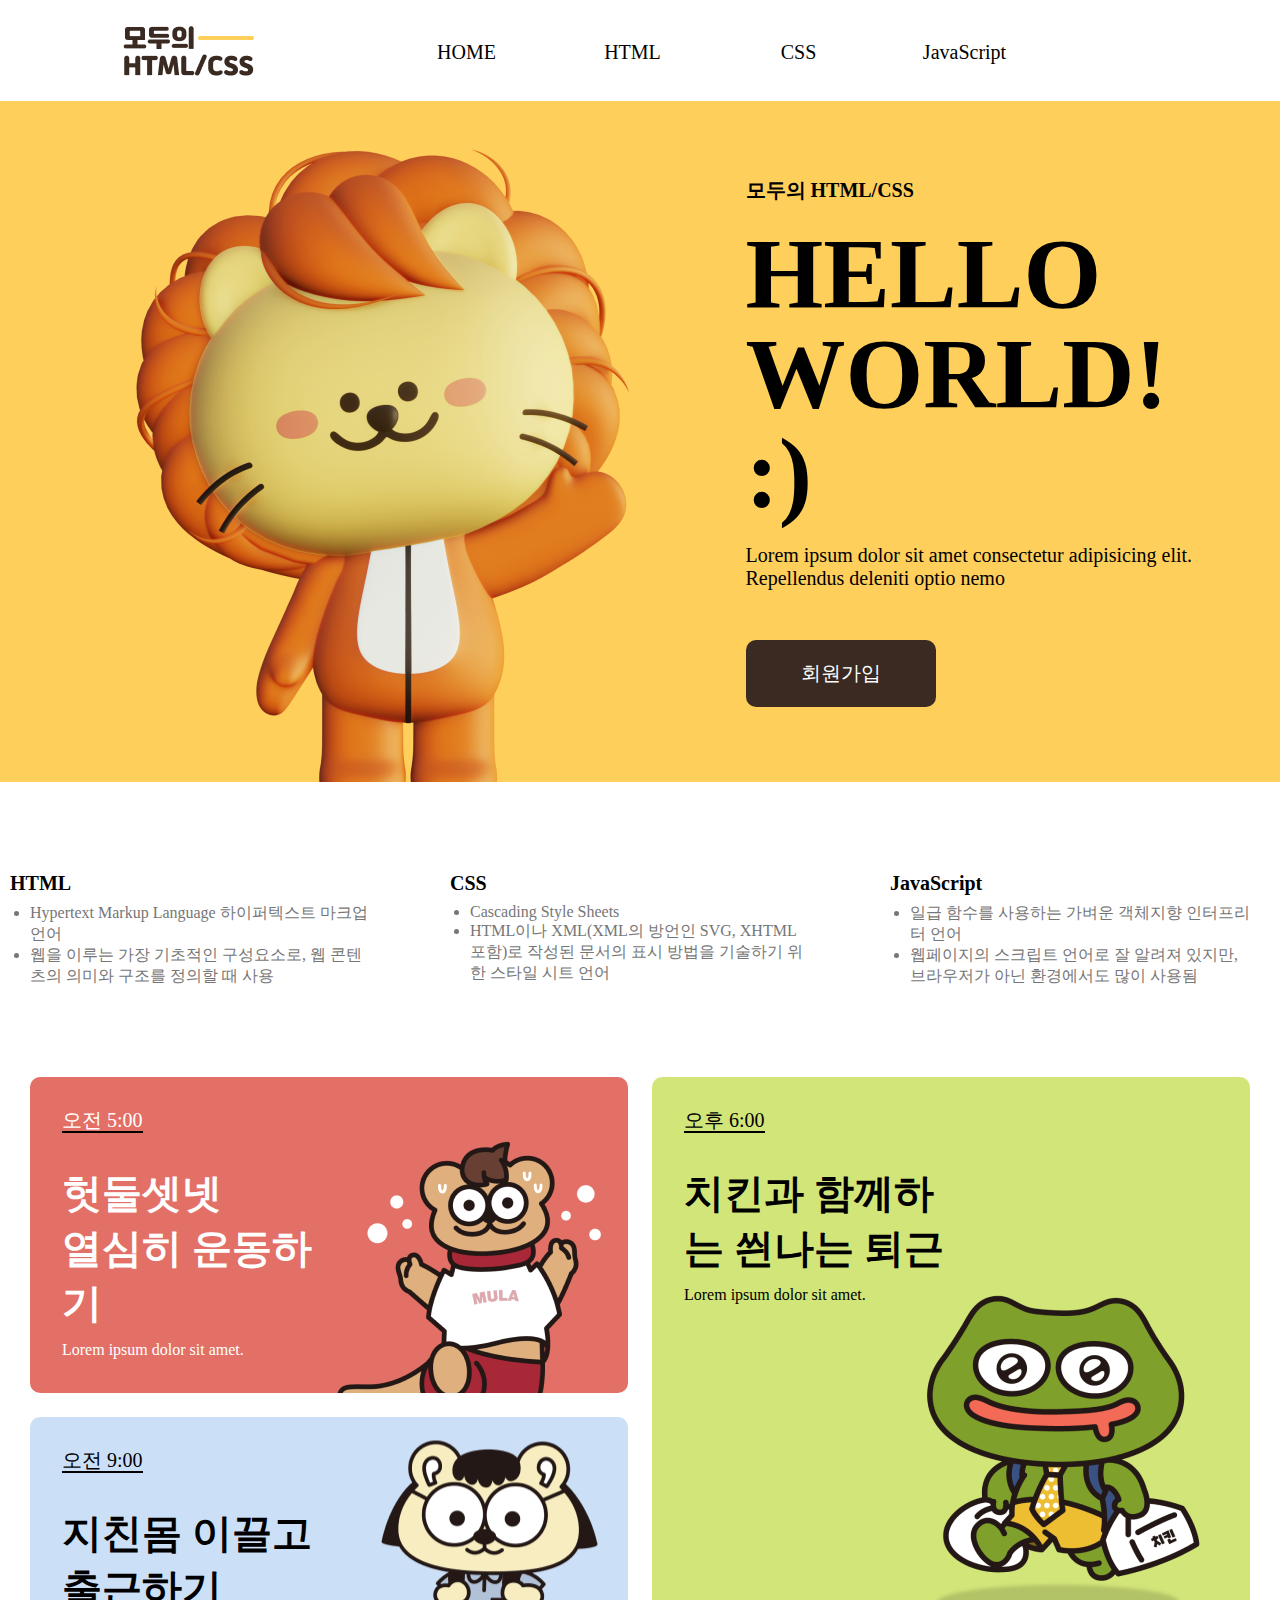
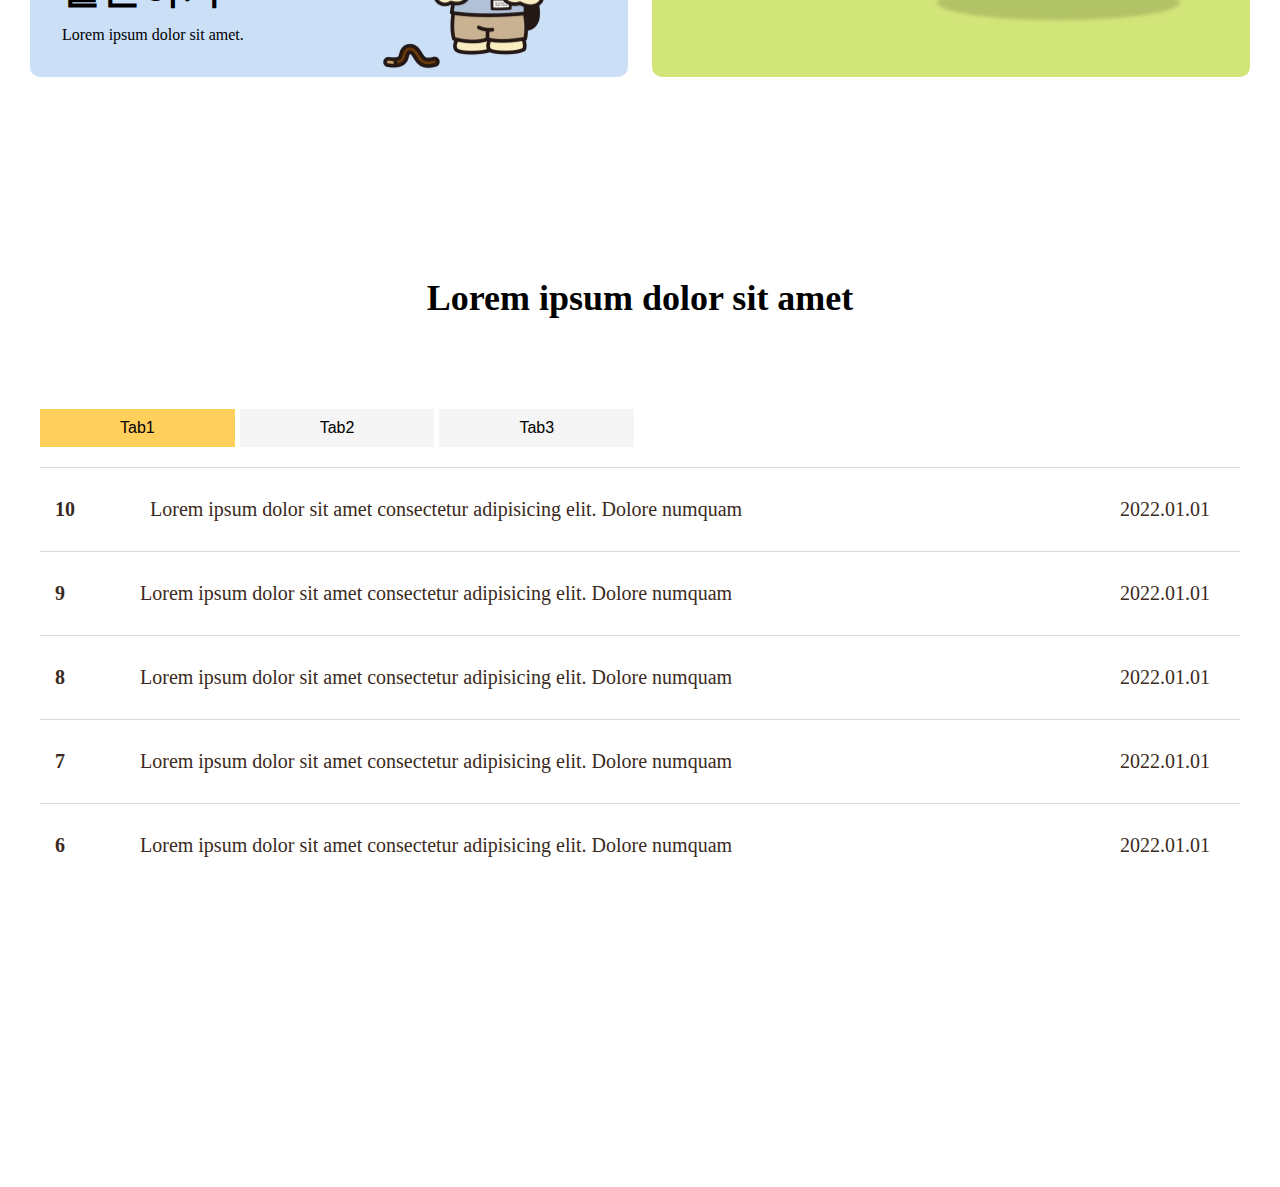
<file: Basic/모두의HTML&CSS실습/index.html>
<!DOCTYPE html>
<html lang="ko">

<head>
    <meta charset="UTF-8">
    <meta http-equiv="X-UA-Compatible" content="IE=edge">
    <meta name="viewport" content="width=device-width, initial-scale=1.0">
    <title>모두의 HTML/CSS</title>
    <link rel="stylesheet" href="style.css">
</head>

<body>
    <header>
        <h1>
            <img src="title.png" alt="모두의 HTML/CSS">
        </h1>
        <nav>
            <a href="">HOME</a>
            <a href="">HTML</a>
            <a href="">CSS</a>
            <a href="">JavaScript</a>
        </nav>
    </header>
    <main>
        <section>
            <div class="container-banner">
                <img src="lycat.png" alt="손을 흔들고 있는 사자의 탈을 쓴 고양이">
                <div class="txt-banner">
                    <h2>모두의 HTML/CSS</h2>
                    <strong>HELLO WORLD! :)</strong>
                    <p>Lorem ipsum dolor sit amet consectetur adipisicing elit. Repellendus deleniti optio nemo</p>
                    <a href="">회원가입</a>
                </div>
            </div>
            <div class="container-language">
                <div>
                    <strong>HTML</strong>
                    <ul>
                        <li>Hypertext Markup Language 하이퍼텍스트 마크업 언어</li>
                        <li>웹을 이루는 가장 기초적인 구성요소로, 웹 콘텐츠의 의미와 구조를 정의할 때 사용</li>
                    </ul>
                </div>
                <div>
                    <strong>CSS</strong>
                    <ul>
                        <li>Cascading Style Sheets</li>
                        <li>HTML이나 XML(XML의 방언인 SVG, XHTML포함)로 작성된 문서의 표시 방법을 기술하기 위한 스타일 시트 언어</li>
                    </ul>
                </div>
                <div>
                    <strong>JavaScript</strong>
                    <ul>
                        <li>일급 함수를 사용하는 가벼운 객체지향 인터프리터 언어</li>
                        <li>웹페이지의 스크립트 언어로 잘 알려져 있지만, 브라우저가 아닌 환경에서도 많이 사용됨</li>
                    </ul>
                </div>
            </div>
            <ol class="container-time">
                <li class="mura">
                    <div>
                        <time datetime="05:00">오전 5:00</time>
                        <strong>헛둘셋넷<br>열심히 운동하기</strong>
                        <p>Lorem ipsum dolor sit amet.</p>
                    </div>
                </li>
                <li class="soulgom">
                    <div>
                        <time datetime="09:00">오전 9:00</time>
                        <strong>지친몸 이끌고 출근하기</strong>
                        <p>Lorem ipsum dolor sit amet.</p>
                    </div>
                </li>
                <li class="gary">
                    <div>
                        <time datetime="18:00">오후 6:00</time>
                        <strong>치킨과 함께하는 씐나는 퇴근</strong>
                        <p>Lorem ipsum dolor sit amet.</p>
                    </div>
                </li>
            </ol>
        </section>
        <section class="container-board">
            <h2>Lorem ipsum dolor sit amet</h2>
            <ol class="list-buttons">
                <li><button type="button" class="active">Tab1</button></li>
                <li><button type="button">Tab2</button></li>
                <li><button type="button">Tab3</button></li>
            </ol>
            <ol class="list-board" reversed>
                <li>
                    <a href="">
                        <span>10</span>
                        <p>Lorem ipsum dolor sit amet consectetur adipisicing elit. Dolore numquam</p>
                        <time datetime="2022-01-01">2022.01.01</time>
                    </a>
                </li>
                <li>
                    <a href="">
                        <span>9</span>
                        <p>Lorem ipsum dolor sit amet consectetur adipisicing elit. Dolore numquam</p>
                        <time datetime="2022-01-01">2022.01.01</time>
                    </a>
                </li>
                <li>
                    <a href="">
                        <span>8</span>
                        <p>Lorem ipsum dolor sit amet consectetur adipisicing elit. Dolore numquam</p>
                        <time datetime="2022-01-01">2022.01.01</time>
                    </a>
                </li>
                <li>
                    <a href="">
                        <span>7</span>
                        <p>Lorem ipsum dolor sit amet consectetur adipisicing elit. Dolore numquam</p>
                        <time datetime="2022-01-01">2022.01.01</time>
                    </a>
                </li>
                <li>
                    <a href="">
                        <span>6</span>
                        <p>Lorem ipsum dolor sit amet consectetur adipisicing elit. Dolore numquam</p>
                        <time datetime="2022-01-01">2022.01.01</time>
                    </a>
                </li>
            </ol>
        </section>
    </main>
</body>

</html>
</file>
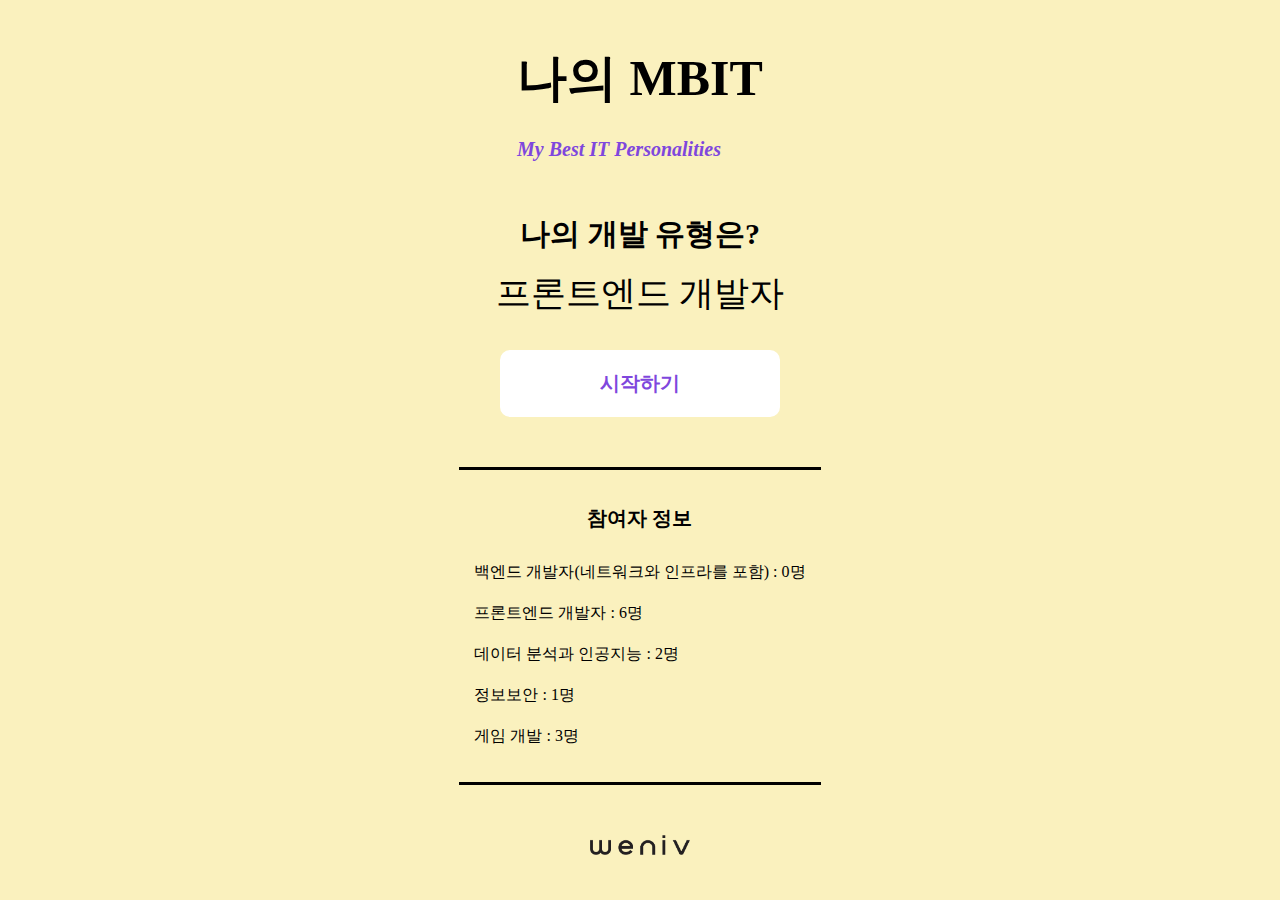
<file: Basic/MYMBIT실습/MYMBIT_프론트엔드 파트 작업물/index.html>
<!DOCTYPE html>
<html lang="ko">

<head>
    <meta charset="UTF-8">
    <meta http-equiv="X-UA-Compatible" content="IE=edge">
    <meta name="viewport" content="width=device-width, initial-scale=1.0">
    <title>나의 MBIT</title>
    <link rel="stylesheet" href="style/reset.css">
    <link rel="stylesheet" href="style/index.css">
</head>

<body>
    <main id="mainContents">
        <h1 class="title">
            <strong class="main_title">나의 MBIT</strong>
            <em class="sub_title">My Best IT Personalities</em>
        </h1>
        <section class="intro">
            <h2>나의 개발 유형은?</h2>
            <div class="box_type">
                <ul class="list_type">
                    <li>프론트엔드 개발자</li>
                    <li>데이터 분석과 인공지능</li>
                    <li>정보보안</li>
                    <li>게임개발</li>
                    <li>프론트엔드 개발자</li>
                </ul>
            </div>
        </section>
        <a href="" class="btn_start">시작하기</a>
        <section class="result_data">
            <h2>참여자 정보</h2>
            <ul>
                <li>백엔드 개발자(네트워크와 인프라를 포함) : 0명</li>
                <li>프론트엔드 개발자 : 6명</li>
                <li>데이터 분석과 인공지능 : 2명</li>
                <li>정보보안 : 1명</li>
                <li>게임 개발 : 3명</li>
            </ul>
        </section>
        <footer class="weniv">
            <a href="">
                <img src="images/weniv_logo_black.png" alt="weniv 홈으로">
            </a>
        </footer>
    </main>
</body>

</html>
</file>
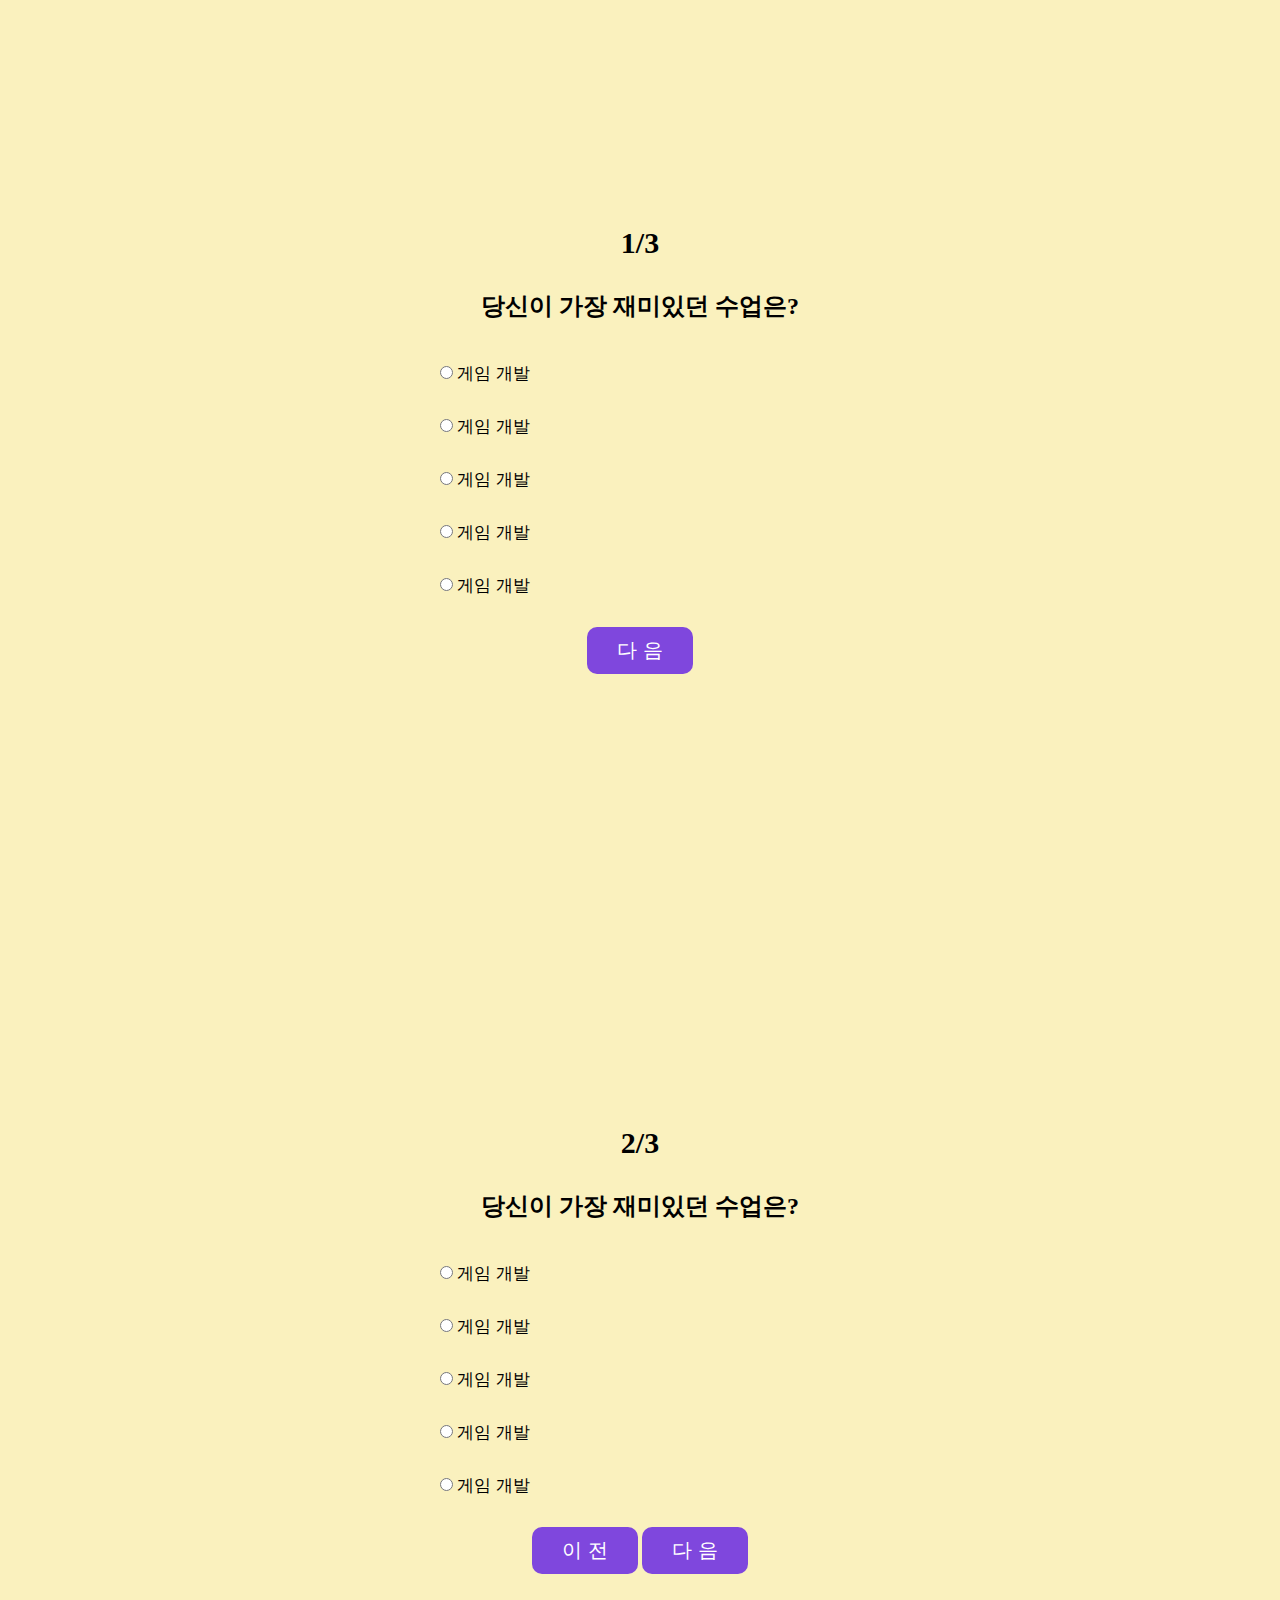
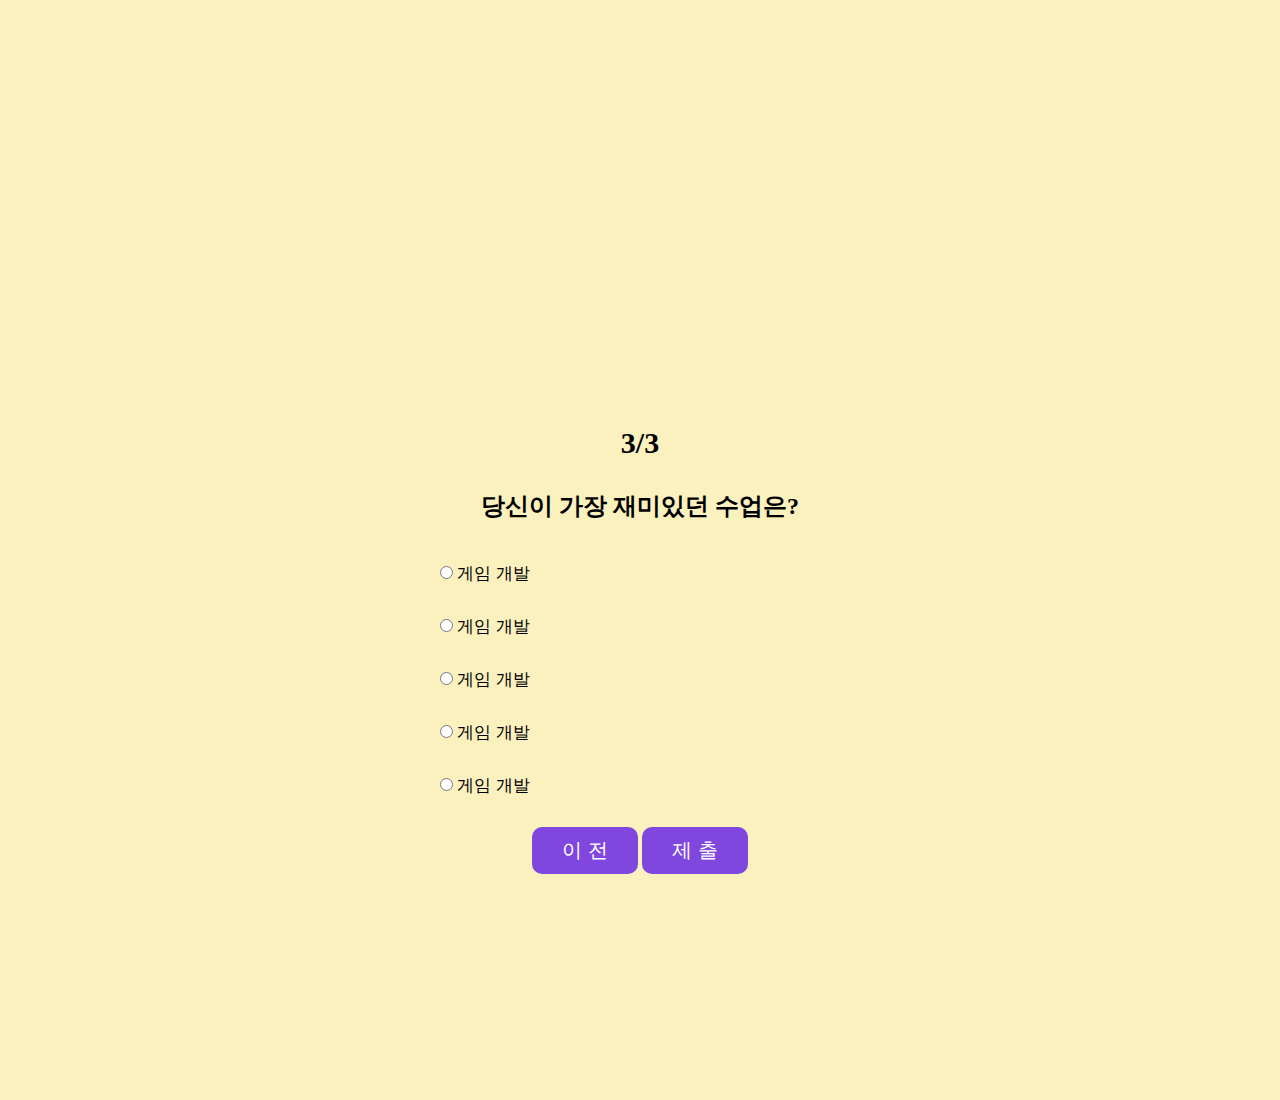
<file: Basic/MYMBIT실습/MYMBIT_프론트엔드 파트 작업물/form.html>
<!DOCTYPE html>
<html lang="ko">

<head>
    <meta charset="UTF-8">
    <meta http-equiv="X-UA-Compatible" content="IE=edge">
    <meta name="viewport" content="width=device-width, initial-scale=1.0">
    <title>나의 개발유형 찾기</title>
    <link rel="stylesheet" href="style/reset.css">
    <link rel="stylesheet" href="style/form.css">
    <script src="js/jquery.js"></script>
</head>

<body>
    <main>
        <form action="" id="form">
            <fieldset>
                <div class="cont_field">
                    <h2>
                        <span class="order">1/3</span>
                        당신이 가장 재미있던 수업은?
                    </h2>
                    <ol>
                        <li>
                            <input id="num_1" type="radio" name="answer_1" required>
                            <label for="num_1">게임 개발</label>
                        </li>
                        <li>
                            <input id="num_2" type="radio" name="answer_1">
                            <label for="num_2">게임 개발</label>
                        </li>
                        <li>
                            <input id="num_3" type="radio" name="answer_1">
                            <label for="num_3">게임 개발</label>
                        </li>
                        <li>
                            <input id="num_4" type="radio" name="answer_1">
                            <label for="num_4">게임 개발</label>
                        </li>
                        <li>
                            <input id="num_5" type="radio" name="answer_1">
                            <label for="num_5">게임 개발</label>
                        </li>
                    </ol>
                    <div class="cont_btn">
                        <button type="button" class="btn_next">다 음</button>
                    </div>
                </div>
            </fieldset>
            <fieldset>
                <div class="cont_field">
                    <h2>
                        <span class="order">2/3</span>
                        당신이 가장 재미있던 수업은?
                    </h2>
                    <ol>
                        <li>
                            <input id="num_6" type="radio" name="answer_1" required>
                            <label for="num_6">게임 개발</label>
                        </li>
                        <li>
                            <input id="num_7" type="radio" name="answer_1">
                            <label for="num_7">게임 개발</label>
                        </li>
                        <li>
                            <input id="num_8" type="radio" name="answer_1">
                            <label for="num_8">게임 개발</label>
                        </li>
                        <li>
                            <input id="num_9" type="radio" name="answer_1">
                            <label for="num_9">게임 개발</label>
                        </li>
                        <li>
                            <input id="num_10" type="radio" name="answer_1">
                            <label for="num_10">게임 개발</label>
                        </li>
                    </ol>
                    <div class="cont_btn">
                        <button type="button" class="btn_prev">이 전</button>
                        <button type="button" class="btn_next">다 음</button>
                    </div>
                </div>
            </fieldset>
            <fieldset>
                <div class="cont_field">
                    <h2>
                        <span class="order">3/3</span>
                        당신이 가장 재미있던 수업은?
                    </h2>
                    <ol>
                        <li>
                            <input id="num_11" type="radio" name="answer_1" required>
                            <label for="num_11">게임 개발</label>
                        </li>
                        <li>
                            <input id="num_12" type="radio" name="answer_1">
                            <label for="num_12">게임 개발</label>
                        </li>
                        <li>
                            <input id="num_13" type="radio" name="answer_1">
                            <label for="num_13">게임 개발</label>
                        </li>
                        <li>
                            <input id="num_14" type="radio" name="answer_1">
                            <label for="num_14">게임 개발</label>
                        </li>
                        <li>
                            <input id="num_15" type="radio" name="answer_1">
                            <label for="num_15">게임 개발</label>
                        </li>
                    </ol>
                    <div class="cont_btn">
                        <button type="button" class="btn_prev">이 전</button>
                        <button type="submit" class="btn_submit">제 출</button>
                    </div>
                </div>
            </fieldset>
        </form>
    </main>
    <script src="js/form.js"></script>
</body>

</html>
</file>
<file: Basic/모두의HTML&CSS실습/style.css>
* {
    margin: 0;
    padding: 0;
    font-size: 20px;
}

a {
    text-decoration: none;
}

img {
    display: block;
}

/* 본문 스타일 시작 */
main {
    padding-bottom: 300px;
}

header {
    display: flex;
    justify-content: center;
    gap: 170px;
    padding: 24px 0 21px;
    margin-left: -150px;
}

nav {
    display: flex;
    gap: 80px;
    align-items: center;
}

nav a {
    width: 86px;
    color: black;
    text-align: center;
}

.container-banner {
    display: flex;
    justify-content: center;
    background-color: #FFCF5C;
    align-items: center;
}

.txt-banner {
    flex-basis: 500px;
}

.txt-banner strong {
    display: block;
    margin: 20px 0;
    font-size: 100px;
    line-height: 100px;
}

.txt-banner a {
    display: inline-block;
    margin-top: 50px;
    padding: 20px 55px;
    background-color: #3A2A21;
    color: white;
    border-radius: 10px;
}

.container-language {
    display: flex;
    justify-content: center;
    gap: 100px;
    margin: 90px 0;
}

.container-language div {
    flex-basis: 340px;
}

.container-language strong {
    display: block;
    margin: 0 0 8px -20px;
}

.container-language li {
    font-size: 16px;
    color: #767676;
}


.container-time {
    display: flex;
    flex-direction: column;
    flex-wrap: wrap;
    gap: 24px;
    width: 1220px;
    height: 600px;
    margin: auto;
    list-style: none;
}

.container-time li {
    flex-grow: 1;
    padding: 30px 0 0 32px;
    background-repeat: no-repeat;
    background-position: right bottom;
    border-radius: 10px;
}

.container-time div {
    width: 260px;
}

.container-time .mura {
    background-color: #E37066;
    background-image: url("mura.png");
    color: white;
}

.container-time .soulgom {
    background-color: #CBDFF7;
    background-image: url("soulgom.png");
}

.container-time .gary {
    background-color: #D2E579;
    background-image: url("gary.png");
}

.container-time strong {
    display: block;
    margin: 32px 0 10px;
    font-size: 40px;
}

.container-time p {
    font-size: 16px;
}

.container-time time {
    border-bottom: 2px solid black;
}


.container-board {
    width: 1200px;
    margin: 200px auto 0;
}

.container-board h2 {
    font-size: 36px;
    text-align: center;
    margin-bottom: 90px;
}

.list-buttons li {
    display: inline-block;
}

.list-buttons button {
    padding: 10px 80px;
    background-color: #f5f5f5;
    font-size: 16px;
    border: none;
}

.list-buttons .active {
    background-color: #FFCF5C;
}

.list-board {
    margin-top: 20px;
    list-style: none;
}

.list-board li {
    padding: 30px 30px 30px 15px;
    border-top: 1px solid #d9d9d9;
}

.list-board a {
    display: flex;
    color: #3A2A21;
}

.list-board span {
    margin-right: 75px;
    font-weight: 700;
}

.list-board time {
    margin-left: auto;
}
</file>
<file: Basic/MYMBIT실습/MYMBIT_프론트엔드 파트 작업물/style/index.css>
@keyframes rotate {
    0% {
        transform: translateY(0);
    }

    25% {
        transform: translateY(-20%);
    }

    50% {
        transform: translateY(-40%);
    }

    75% {
        transform: translateY(-60%);
    }

    100% {
        transform: translateY(-80%);
    }
}


#mainContents {
    display: flex;
    flex-direction: column;
    align-items: center;
    justify-content: center;
    width: 100vw;
    height: 100vh;
}

.title {
    margin-bottom: 50px;
}

.main_title {
    display: block;
    font-size: 50px;
    margin-bottom: 15px;
}

.sub_title {
    font-size: 20px;
    color: #7F47DD;
}

.intro {
    text-align: center;
    margin-bottom: 40px;
}

.intro h2 {
    font-size: 30px;
    margin-bottom: 15px;
}

.box_type {
    font-size: 35px;
    height: 40px;
    overflow: hidden;
}

.box_type .list_type {
    animation: rotate 7s infinite;
}

.btn_start {
    padding: 20px 100px;
    margin-bottom: 50px;
    background-color: white;
    border-radius: 10px;
    color: #7F47DD;
    font-size: 20px;
    font-weight: bold;
}

.result_data {
    margin-bottom: 50px;
    padding: 15px;
    border-top: 3px solid black;
    border-bottom: 3px solid black;
}

.result_data h2 {
    text-align: center;
    font-size: 20px;
    padding: 20px 0 30px;
}

.result_data li {
    margin-bottom: 20px;
}

.weniv img {
    width: 100px;
}
</file>
<file: Basic/MYMBIT실습/MYMBIT_프론트엔드 파트 작업물/style/form.css>
body {
    overflow: hidden;
}

#form fieldset {
    display: flex;
    align-items: center;
    justify-content: center;
    border: none;
    width: 100vw;
    height: 100vh;
}

#form .cont_field {
    width: 400px;
    text-align: center;
}

#form h2 {
    margin-bottom: 40px;
}

.order {
    display: block;
    margin-bottom: 30px;
    font-size: 30px;
}

#form li {
    text-align: left;
    font-size: 17px;
    margin-bottom: 30px;
}

.cont_btn button {
    padding: 10px 30px;
    border: none;
    border-radius: 10px;
    font-size: 20px;
    background-color: #7F47DD;
    color: white;
}
</file>
